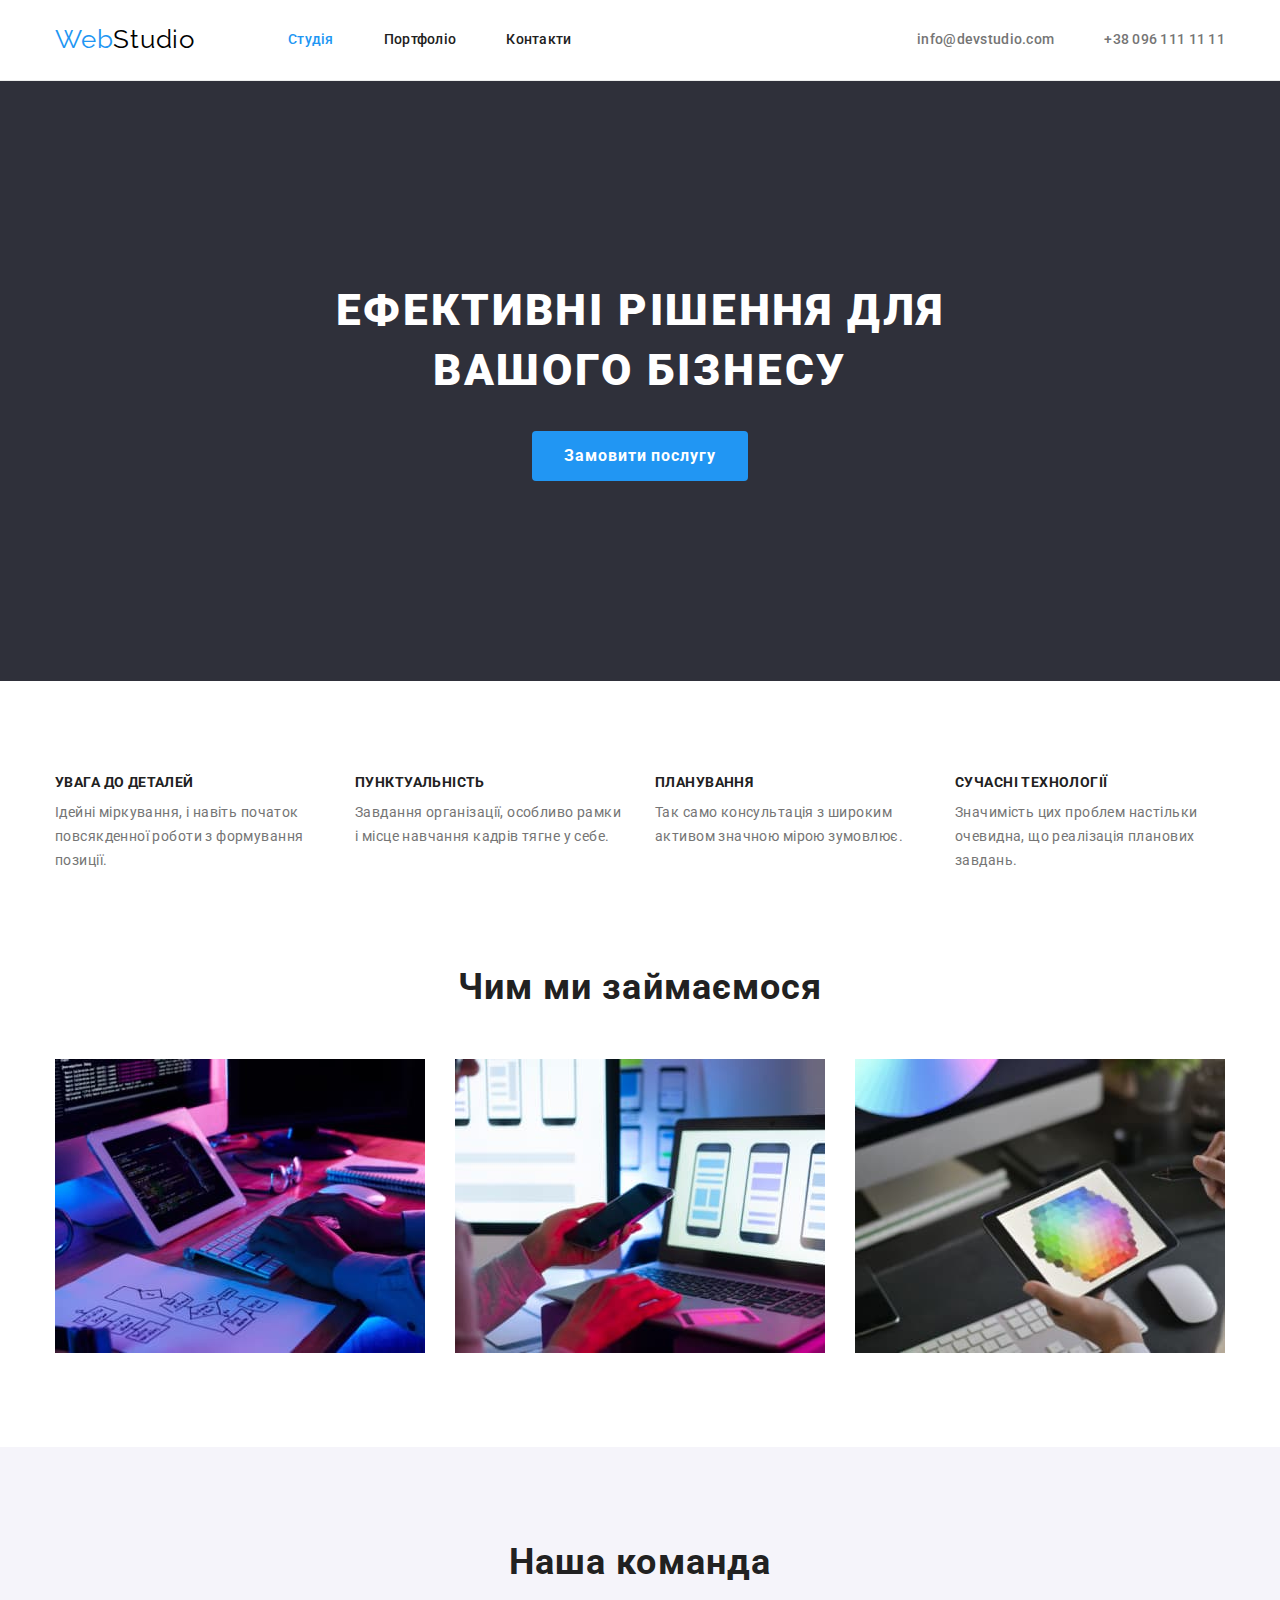
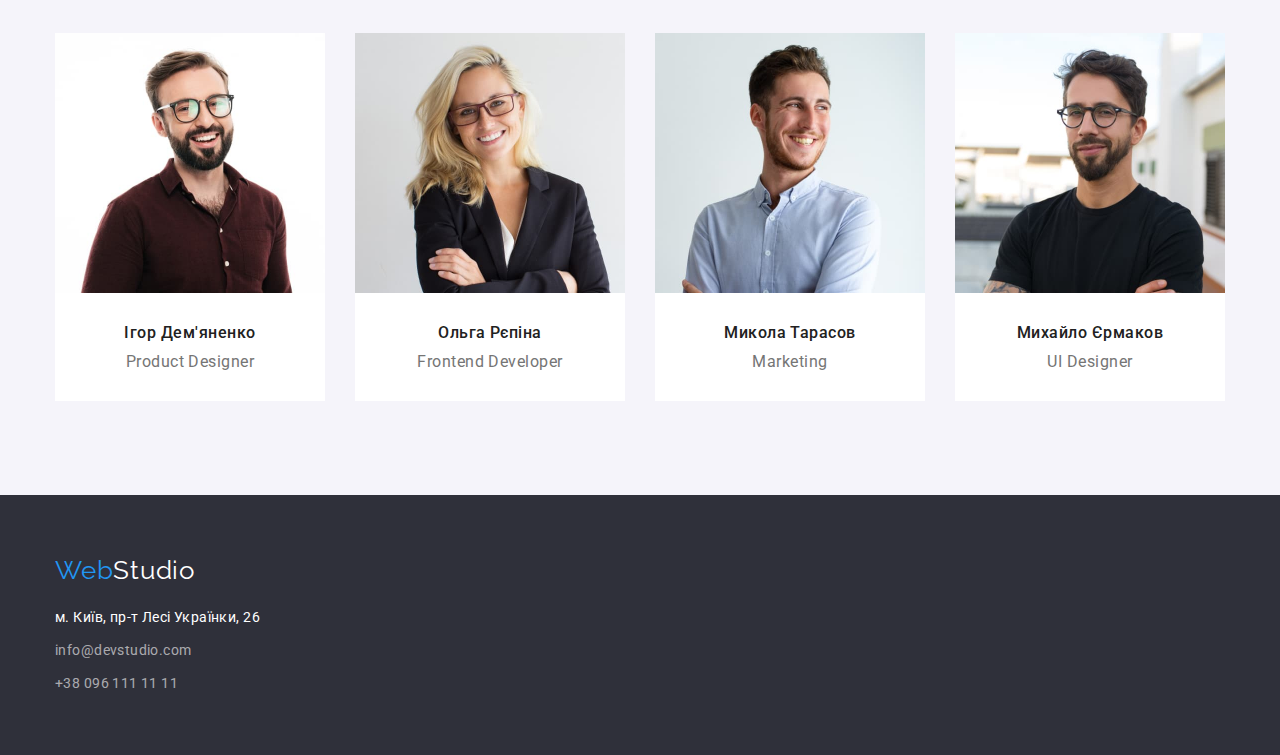
<file: index.html>
<!DOCTYPE html>
<html lang="uk">
<head>
    <meta charset="UTF-8">
    <meta http-equiv="X-UA-Compatible" content="IE=edge">
    <meta name="viewport" content="width=device-width, initial-scale=1.0">
    <title lang="en">WebStudio</title>
    <link rel="preconnect" href="https://fonts.googleapis.com">
<link rel="preconnect" href="https://fonts.gstatic.com" crossorigin>
<link href="https://fonts.googleapis.com/css2?family=Raleway:wght@700&family=Roboto:wght@400;500;700;900&display=swap" rel="stylesheet">
<link rel="stylesheet" href="https://cdnjs.cloudflare.com/ajax/libs/modern-normalize/1.1.0/modern-normalize.min.css">
    <link rel="stylesheet" href="./css/styles.css">
</head>
<body>
    <!-- Header -->
    <header class="header">
        <div class="container header-container">
                <nav class="site-nav">
                        <a href="./index.html" class=" link logo-header"><span lang="en"><span class="logo">Web</span>Studio</span></a>
                        <ul class="list-nav">
                            <li class="item">
                                <a href="./index.html" class="link link-item link-current">Студія</a>
                            </li>
                            <li class="item">
                                <a href="./portfolio.html" class="link link-item">Портфоліо</a>
                            </li>
                            <li class="item">
                                <a href="#" class="link link-item">Контакти</a>
                            </li>
                        </ul>
                </nav>
                <ul class="list-nav">
                    <li class="contact">
                        <a href="mailto:info@devstudio.com" class="link header-contact">info@devstudio.com</a>
                    </li>
                    <li class="contact">
                        <a href="tel:+380961111111" class="link header-contact">+38 096 111 11 11</a>
                    </li>
                </ul>
        </div>
    </header>
    <!-- Main -->
    <main>
        <section class="hero">
            <div class="container">
                    <h1 class="hero-text">
                        Ефективні рішення для вашого бізнесу
                    </h1>
                <button type="button" class="hero-button">Замовити послугу</button>
            </div>
        </section>
        <section class="features section">
            <div class="container">
                <h2 class="visually-hidden">
                    Наші особливості
                </h2>
                <ul class="features-list">
                    <li class="features-li">
                        <h3 class="features-item">
                            Увага до деталей
                        </h3>
                        <p class="features-description">
                            Ідейні міркування, і навіть початок повсякденної роботи з формування позиції.
                        </p>
                    </li>
                    <li class="features-li">
                        <h3 class="features-item">
                            Пунктуальність
                        </h3>
                        <p class="features-description">
                            Завдання організації, особливо рамки і місце навчання кадрів тягне у себе.
                        </p>
                    </li>
                    <li class="features-li">
                        <h3 class="features-item">
                            Планування
                        </h3>
                        <p class="features-description">
                            Так само консультація з широким активом значною мірою зумовлює.
                        </p>
                    </li>
                    <li class="features-li">
                        <h3 class="features-item">
                            Сучасні технології
                        </h3>
                        <p class="features-description">
                            Значимість цих проблем настільки очевидна, що реалізація планових завдань.
                        </p>
                    </li>
                </ul>
            </div>
        </section>
        <section class="work">
            <div class="container">
                <h2 class="our-work">
                    Чим ми займаємося
                </h2>
                <ul class="work-list">
                    <li class="image">
                        <img src="./images/box1.jpg" alt="Людина працює на комп'ютері" width="370" height="294">
                    </li>
                    <li class="image">
                        <img src="./images/box2.jpg" alt="Людина працює на комп'ютері і на мобільному телефоні" width="370" height="294">
                    </li>
                    <li class="image">
                        <img src="./images/box3.jpg" alt="Людина працює на планшеті" width="370" height="294">
                    </li>
                </ul>
            </div>
        </section>
        <section class="team section">
            <div class="container">
                <h2 class="our-team">
                    Наша команда
                </h2>
                <ul class="team-list">
                    <li class="card">
                        <img src="./images/our_team/img.jpg" alt="Перший працівник" width="270" height="260">
                        <div class="card-descr">
                            <h3 class="team-member">
                                Ігор Дем'яненко
                            </h3>
                            <p lang="en" class="position">
                                Product Designer
                            </p>
                        </div>
                    </li>
                    <li class="card">
                        <img src="./images/our_team/img-1.jpg" alt="Другий працівник" width="270" height="260">
                        <div class="card-descr">
                            <h3 class="team-member">
                                Ольга Рєпіна
                            </h3>
                            <p lang="en" class="position">
                                Frontend Developer
                            </p>
                        </div>
                    </li>
                    <li class="card">
                        <img src="./images/our_team/img-2.jpg" alt="Третій працівник" width="270" height="260">
                        <div class="card-descr">
                            <h3 class="team-member">
                                Микола Тарасов
                            </h3>
                            <p lang="en" class="position">
                                Marketing
                            </p>
                        </div>
                    </li>
                    <li class="card">
                        <img src="./images/our_team/img-3.jpg" alt="Четвертий працівник" width="270" height="260">
                        <div class="card-descr">
                            <h3 class="team-member">
                                Михайло Єрмаков
                            </h3>
                            <p lang="en" class="position">
                                UI Designer
                            </p>
                        </div>
                    </li>
                </ul>
            </div>
        </section>
    </main>
    <!-- Footer -->
    <footer class="footer">
        <div class="container">
                <a href="./index.html" class="link logo-footer"><span lang="en"><span class="logo">Web</span>Studio</span></a>
            <address>
                <ul class="footer-info">
                    <li class="item">
                        <a href="https://goo.gl/maps/LqzxyWR1Uy55x8TN7" target="_blank" rel="noopener noreferrer nofollow" class="link footer-address">м. Київ, пр-т Лесі Українки, 26</a>
                    </li>
                    <li class="item">
                        <a href="mailto:info@devstudio.com" class="link footer-contact">info@devstudio.com</a>
                    </li>
                    <li class="item">
                        <a href="tel:+380961111111" class="link footer-contact">+38 096 111 11 11</a>
                    </li>
                </ul>
            </address>
        </div>
    </footer>
</body>
</html>
</file>
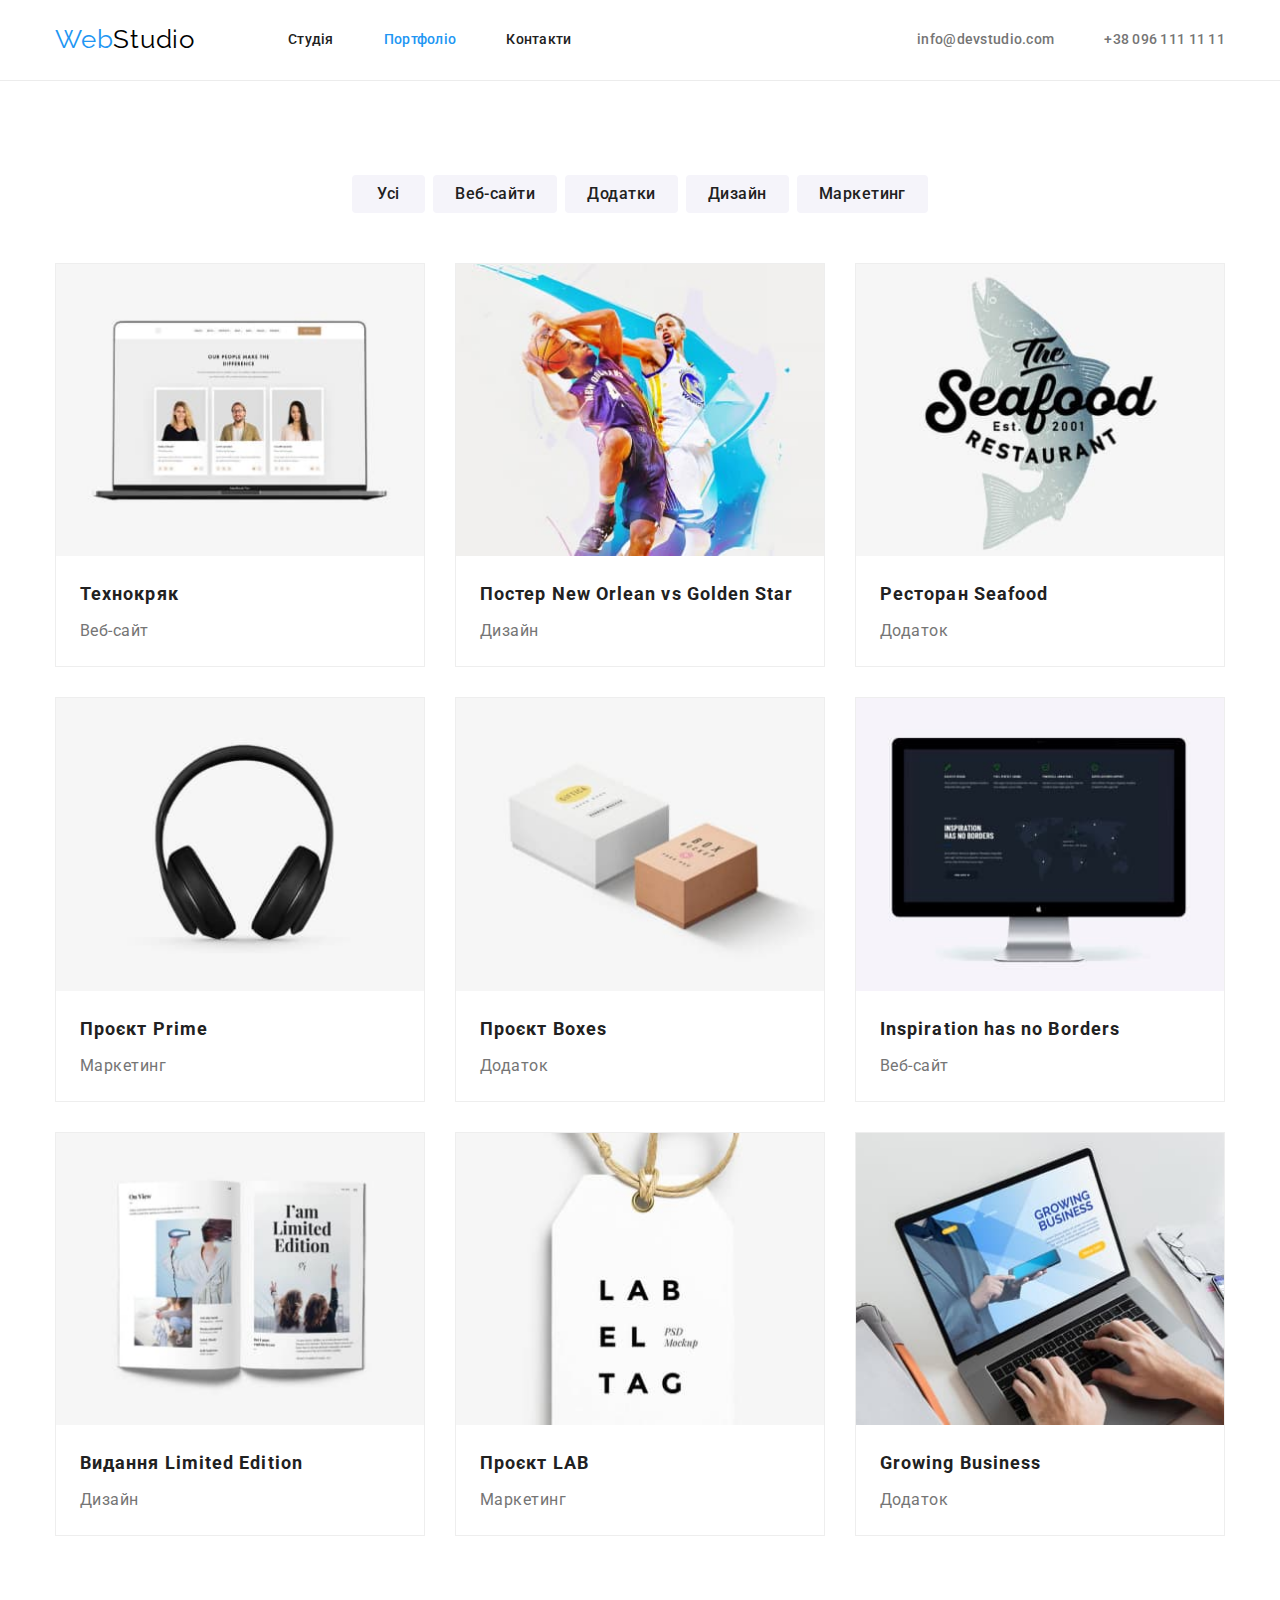
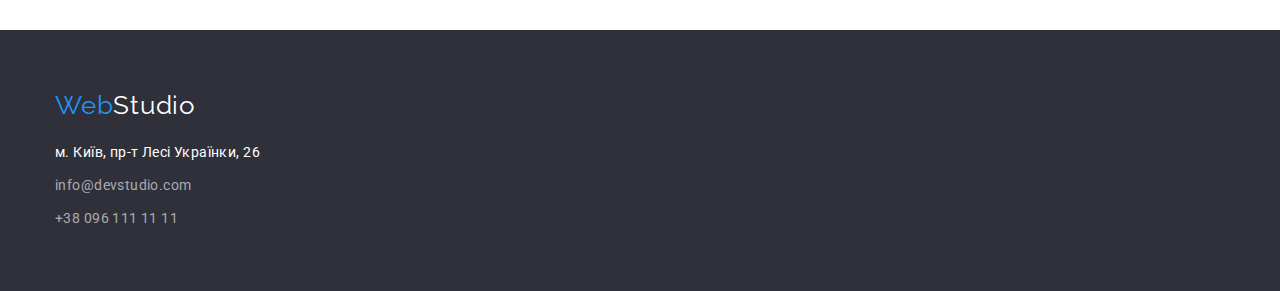
<file: portfolio.html>
<!DOCTYPE html>
<html lang="uk">
<head>
    <meta charset="UTF-8">
    <meta http-equiv="X-UA-Compatible" content="IE=edge">
    <meta name="viewport" content="width=device-width, initial-scale=1.0">
    <title>Портфоліо</title>
    <link rel="preconnect" href="https://fonts.googleapis.com">
<link rel="preconnect" href="https://fonts.gstatic.com" crossorigin>
<link href="https://fonts.googleapis.com/css2?family=Raleway:wght@700&family=Roboto:wght@400;500;700;900&display=swap" rel="stylesheet">
<link rel="stylesheet" href="https://cdnjs.cloudflare.com/ajax/libs/modern-normalize/1.1.0/modern-normalize.min.css">
    <link rel="stylesheet" href="./css/styles.css">
</head>
<body>
    <!-- Header -->
    <header class="header">
        <div class="container header-container">
                <nav class="site-nav">
                        <a href="./index.html" class=" link logo-header"><span lang="en"><span class="logo">Web</span>Studio</span></a>
                        <ul class="list-nav">
                            <li class="item">
                                <a href="./index.html" class="link link-item">Студія</a>
                            </li>
                            <li class="item">
                                <a href="./portfolio.html" class="link link-item link-current">Портфоліо</a>
                            </li>
                            <li class="item">
                                <a href="#" class="link link-item">Контакти</a>
                            </li>
                        </ul>
                </nav>
                <ul class="list-nav">
                    <li class="contact">
                        <a href="mailto:info@devstudio.com" class="link header-contact">info@devstudio.com</a>
                    </li>
                    <li class="contact">
                        <a href="tel:+380961111111" class="link header-contact">+38 096 111 11 11</a>
                    </li>
                </ul>
        </div>
    </header>
    <!-- Main -->
    <main>
        <section class="section portfolio">
            <div class="container">
                <h1 class="visually-hidden">
                    Портфоліо
                </h1>
                <ul class="filtr-list">
                    <li class="item">
                        <button type="button" class="button">Усі</button>
                    </li>
                    <li class="item">
                        <button type="button" class="button">Веб-сайти</button>
                    </li>
                    <li class="item">
                        <button type="button" class="button">Додатки</button>
                    </li>
                    <li class="item">
                        <button type="button" class="button">Дизайн</button>
                    </li>
                    <li class="item">
                        <button type="button" class="button">Маркетинг</button>
                    </li>
                </ul>
                <ul class="project-list">
                    <li class="item">
                        <a href="#" class="link">
                            <img src="./images/portfolio/img1.jpg" alt="Ноутбук" width="370" height="294">
                            <div class="project-descr">
                                <h2 class="portfolio-project">Технокряк</h2>
                                <p class="portfolio-description">Веб-сайт</p>
                            </div>
                        </a>
                    </li>
                    <li class="item">
                        <a href="#" class="link">
                            <img src="./images/portfolio/img2.jpg" alt="Постер" width="370" height="294">
                            <div class="project-descr">
                                <h2 class="portfolio-project">Постер <span lang="en">New Orlean vs Golden Star</span></h2>
                                <p class="portfolio-description">Дизайн</p>
                            </div>
                        </a>
                    </li>
                    <li class="item">
                        <a href="#" class="link">
                            <img src="./images/portfolio/img3.jpg" alt="Емблема ресторану" width="370" height="294">
                            <div class="project-descr">
                                <h2 class="portfolio-project">Ресторан <span lang="en">Seafood</span></h2>
                                <p class="portfolio-description">Додаток</p>
                            </div>
                        </a>
                    </li>
                    <li class="item">
                        <a href="#" class="link">
                            <img src="./images/portfolio/img4.jpg" alt="Навушники" width="370" height="294">
                            <div class="project-descr">
                                <h2 class="portfolio-project">Проєкт <span lang="en">Prime</span></h2>
                                <p class="portfolio-description">Маркетинг</p>
                            </div>
                        </a>
                    </li>
                    <li class="item">
                        <a href="#" class="link">
                            <img src="./images/portfolio/img5.jpg" alt="Коробки" width="370" height="294">
                            <div class="project-descr">
                                <h2 class="portfolio-project">Проєкт <span lang="en">Boxes</span></h2>
                                <p class="portfolio-description">Додаток</p>
                            </div>
                        </a>
                    </li>
                    <li class="item">
                        <a href="#" class="link">
                            <img src="./images/portfolio/img6.jpg" alt="Комп'ютер" width="370" height="294">
                            <div class="project-descr">
                                <h2 class="portfolio-project"><span lang="en">Inspiration has no Borders</span></h2>
                                <p class="portfolio-description">Веб-сайт</p>
                            </div>
                        </a>
                    </li>
                    <li class="item">
                        <a href="#" class="link">
                            <img src="./images/portfolio/img7.jpg" alt="Книга" width="370" height="294">
                            <div class="project-descr">
                                <h2 class="portfolio-project">Видання <span lang="en">Limited Edition</span></h2>
                                <p class="portfolio-description">Дизайн</p>
                            </div>
                        </a>
                    </li>
                    <li class="item">
                        <a href="#" class="link">
                            <img src="./images/portfolio/img8.jpg" alt="Лейбл" width="370" height="294">
                            <div class="project-descr">
                                <h2 class="portfolio-project">Проєкт <span lang="en" class="project-caps">Lab</span></h2>
                                <p class="portfolio-description">Маркетинг</p>
                            </div>
                        </a>
                    </li>
                    <li class="item">
                        <a href="#" class="link">
                            <img src="./images/portfolio/img9.jpg" alt="Людина працює за ноутбуком" width="370" height="294">
                            <div class="project-descr">
                                <h2 class="portfolio-project"> <span lang="en">Growing Business</span></h2>
                                <p class="portfolio-description">Додаток</p>
                            </div>
                        </a>
                    </li>
                </ul>
            </div>
        </section>
    </main>
    <!-- Footer -->
    <footer class="footer">
        <div class="container">
                <a href="./index.html" class="link logo-footer"><span lang="en"><span class="logo">Web</span>Studio</span></a>
            <address>
                <ul class="footer-info">
                    <li class="item">
                        <a href="https://goo.gl/maps/LqzxyWR1Uy55x8TN7" target="_blank" rel="noopener noreferrer nofollow" class="link footer-address">м. Київ, пр-т Лесі Українки, 26</a>
                    </li>
                    <li class="item">
                        <a href="mailto:info@devstudio.com" class="link footer-contact">info@devstudio.com</a>
                    </li>
                    <li class="item">
                        <a href="tel:+380961111111" class="link footer-contact">+38 096 111 11 11</a>
                    </li>
                </ul>
            </address>
        </div>
    </footer>
</body>
</html>
</file>
<file: css/styles.css>
html {
    box-sizing: border-box;
}

*,
*::before,
*::after {
    box-sizing: inherit;
}

:root {
    --primary-text-color: #757575;
    --secondary-text-color: #212121;
    --primary-background-color: #FFFFFF;
    --primary-text-darkbackground-color: #FFFFFF;
    --secondary-text-darkbackground-color: rgba(255, 255, 255, 0.6);
    --accent-color: #2196F3;
    --darkbackground-color: #2F303A;
    --lightbackground-color: #F5F4FA;
    --dark-logo-color: #000000;
    --hero-button-hover-accent-color: #188CE8;
    --border-header-color: #ECECEC;
    --border-portfolio-color: #EEEEEE; 
}

body {
    color: var(--primary-text-color);
    background-color: var(--primary-background-color);
    font-family: 'Roboto', sans-serif;
}

h1,
h2,
h3 {
    color: var(--secondary-text-color);
    margin-top: 0;
    margin-bottom: 0;
}

p {
    margin-top: 0;
    margin-bottom: 0;
}

ul {
    list-style: none;
    padding: 0;
    margin: 0;
}

img {
    display: block;
    max-width: 100%;
    height: auto;
}

button {
    font-family: inherit;
}

.link {
    text-decoration: none;
}

.container {
    width: 1200px;
    padding-left: 15px;
    padding-right: 15px;
    margin-left: auto;
    margin-right: auto;
}

.visually-hidden {
    position: absolute;
    width: 1px;
    height: 1px;
    margin: -1px;
    border: 0;
    padding: 0;
    
    white-space: nowrap;
    clip-path: inset(100%);
    clip: rect(0 0 0 0);
    overflow: hidden;
  }

/* Header */

.header-container {
    display: flex;
    align-items: center;
}

.site-nav {
    display: flex;
    align-items: center;
}

.header {
    background-color: var(--primary-background-color);
    border-bottom: 1px solid var(--border-header-color);
}

.logo-header {
    font-family: 'Raleway';
    font-size: 26px;
    line-height: 1.19;
    letter-spacing: 0.03em;
    color: var(--dark-logo-color);
    margin-right: 93px;
    display: block;
    padding-top: 24px;
    padding-bottom: 25px;
}

.logo {
    color: var(--accent-color);
}

.list-nav {
    font-weight: 500;
    font-size: 14px;
    line-height: 1.14;
    letter-spacing: 0.02em;
    display: flex;
    margin-left: auto;

}

.list-nav .item {
    margin-right: 50px;
}

.list-nav .item:last-child {
    margin-right: 0;
}

.list-nav .contact+ .contact {
    margin-left: 50px;
}


.link-item {
    color: var(--secondary-text-color);
}

.link-item:hover,
.link-item:focus {
    color: var(--accent-color);
}

.link-current {
    color: var(--accent-color);
}

.header-contact {
    color: var(--primary-text-color);
}

.header-contact:hover,
.header-contact:focus {
    color: var(--accent-color);
}

/* Hero */

.hero {
    background-color: var(--darkbackground-color);
    padding-top: 200px;
    padding-bottom: 200px;
    text-align: center;
}

.hero-text {
    font-weight: 900;
    font-size: 44px;
    line-height: 1.36;
    letter-spacing: 0.06em;
    text-transform: uppercase;
    color: var(--primary-text-darkbackground-color);
    width: 696px;
    margin-bottom: 30px;
    margin-right: auto;
    margin-left: auto;
}

.hero-button {
    font-weight: 700;
    font-size: 16px;
    line-height: 1.88;
    letter-spacing: 0.06em;
    color: var(--primary-text-darkbackground-color);
    background-color: var(--accent-color);
    display: inline-block;
    padding-top: 10px;
    padding-right: 32px;
    padding-bottom: 10px;
    padding-left: 32px;
    border-radius: 4px;
    border: none;
}

.hero-button:hover,
.hero-button:focus {
    background-color: var(--hero-button-hover-accent-color);
    cursor: pointer;
}

/* Features */

.features {
    background-color: var(--primary-background-color);
}

.section {
    padding-top: 94px;
    padding-bottom: 94px;
}

.features-item {
    font-weight: 700;
    font-size: 14px;
    line-height: 1.14;
    letter-spacing: 0.03em;
    text-transform: uppercase;
    margin-bottom: 10px;
}

.features-description {
    font-size: 14px;
    line-height: 1.71;
    letter-spacing: 0.03em;
}

.features-list {
    display: flex;
    flex-wrap: wrap;
    margin-right: -30px;
}

.features-li {
    margin-right: 30px;
    flex-basis: calc(100% / 4 - 30px);
}

.features-li:last-child {
    margin-right: 0;
}

/* Work */

.work {
    background-color: var(--primary-background-color);
    padding-bottom: 94px;
}

.our-work {
    font-weight: 700;
    font-size: 36px;
    line-height: 1.17;
    letter-spacing: 0.03em;
    text-align: center;
    margin-bottom: 50px;
}

.work-list {
    display: flex;
}

.image {
    margin-right: 30px;
}

.image:last-child {
    margin-right: 0;
}

/* Team */

.team {
    background-color: var(--lightbackground-color);
}

.our-team {
    font-weight: 700;
    font-size: 36px;
    line-height: 1.17;
    letter-spacing: 0.03em;
    text-align: center;
    margin-bottom: 50px;
}

.team-list {
    display: flex;
    flex-wrap: wrap;
    margin-right: -30px;
}

.team-member {
    font-weight: 500;
    font-size: 16px;
    line-height: 1.19;
    letter-spacing: 0.03em;
    margin-bottom: 10px;
}

.position {
    font-size: 16px;
    line-height: 1.19;
    letter-spacing: 0.03em;
}

.card {
    background-color: var(--primary-background-color);
    margin-right: 30px;
    flex-basis: calc(100% / 4 - 30px);
}

.card:last-child {
    margin-right: 0;
}

.card-descr {
    padding-top: 30px;
    padding-bottom: 30px;
    text-align: center;
}

/* Footer */

.footer {
    background-color: var(--darkbackground-color);
    padding-top: 60px;
    padding-bottom: 60px;
}

.logo-footer {
    font-family: 'Raleway';
    font-size: 26px;
    line-height: 1.19;
    letter-spacing: 0.03em;
    color: var(--primary-text-darkbackground-color);
    margin-bottom: 20px;
    display: inline-block;
}

.footer-info .item {
    margin-bottom: 9px;
}

.footer-info .item:last-child {
    margin-bottom: 0;
}

.footer-address {
    font-style: normal;
    font-size: 14px;
    line-height: 1.71;
    letter-spacing: 0.03em;
    color: var(--primary-text-darkbackground-color);
}

.footer-address:hover,
.footer-address:focus {
    color: var(--accent-color);
}

.footer-contact {
    font-style: normal;
    font-size: 14px;
    line-height: 1.71;
    letter-spacing: 0.03em;
    color: var(--secondary-text-darkbackground-color);
}

.footer-contact:hover,
.footer-contact:focus {
    color: var(--accent-color);
}

/* Cторінка Portfolio */

.portfolio {
    background-color: var(--primary-background-color);
}

.filtr-list {
    display: flex;
    justify-content: center;
    margin-bottom: 50px;
}

.filtr-list .item{
    margin-right: 8px;
}

.filtr-list .item:last-child {
    margin-right: 0;
}

.button {
    font-weight: 500;
    font-size: 16px;
    line-height: 1.63;
    letter-spacing: 0.03em;
    color: var(--secondary-text-color);
    background-color: var(--lightbackground-color);
    border-radius: 4px;
    border: none;
    padding-top: 6px;
    padding-right: 22px;
    padding-bottom: 6px;
    padding-left: 22px;
    min-width: 73px;
}

.button:hover,
.button:focus {
    color: var(--primary-text-darkbackground-color);
    background-color: var(--accent-color);
    cursor: pointer;
}

.project-list {
    display: flex;
    flex-wrap: wrap;
    margin-top: -30px;
    margin-left: -30px;
}

.project-list .item {
    flex-basis: calc(100% / 3 - 30px);
    margin-top: 30px;
    margin-left: 30px;
}

.project-list .link {
    display: block;
    border: 1px solid var(--border-portfolio-color);
}

.project-descr {
    padding-top: 20px;
    padding-right: 24px;
    padding-bottom: 20px;
    padding-left: 24px;
}

.portfolio-project {
    font-weight: 700;
    font-size: 18px;
    line-height: 2;
    letter-spacing: 0.06em;
    color: var(--secondary-text-color);
    margin-bottom: 4px;
}

.project-caps{
text-transform: uppercase;
}

.portfolio-description {
    font-weight: 400;
    font-size: 16px;
    line-height: 1.88;
    letter-spacing: 0.03em;
    color: var(--primary-text-color);
}
</file>
